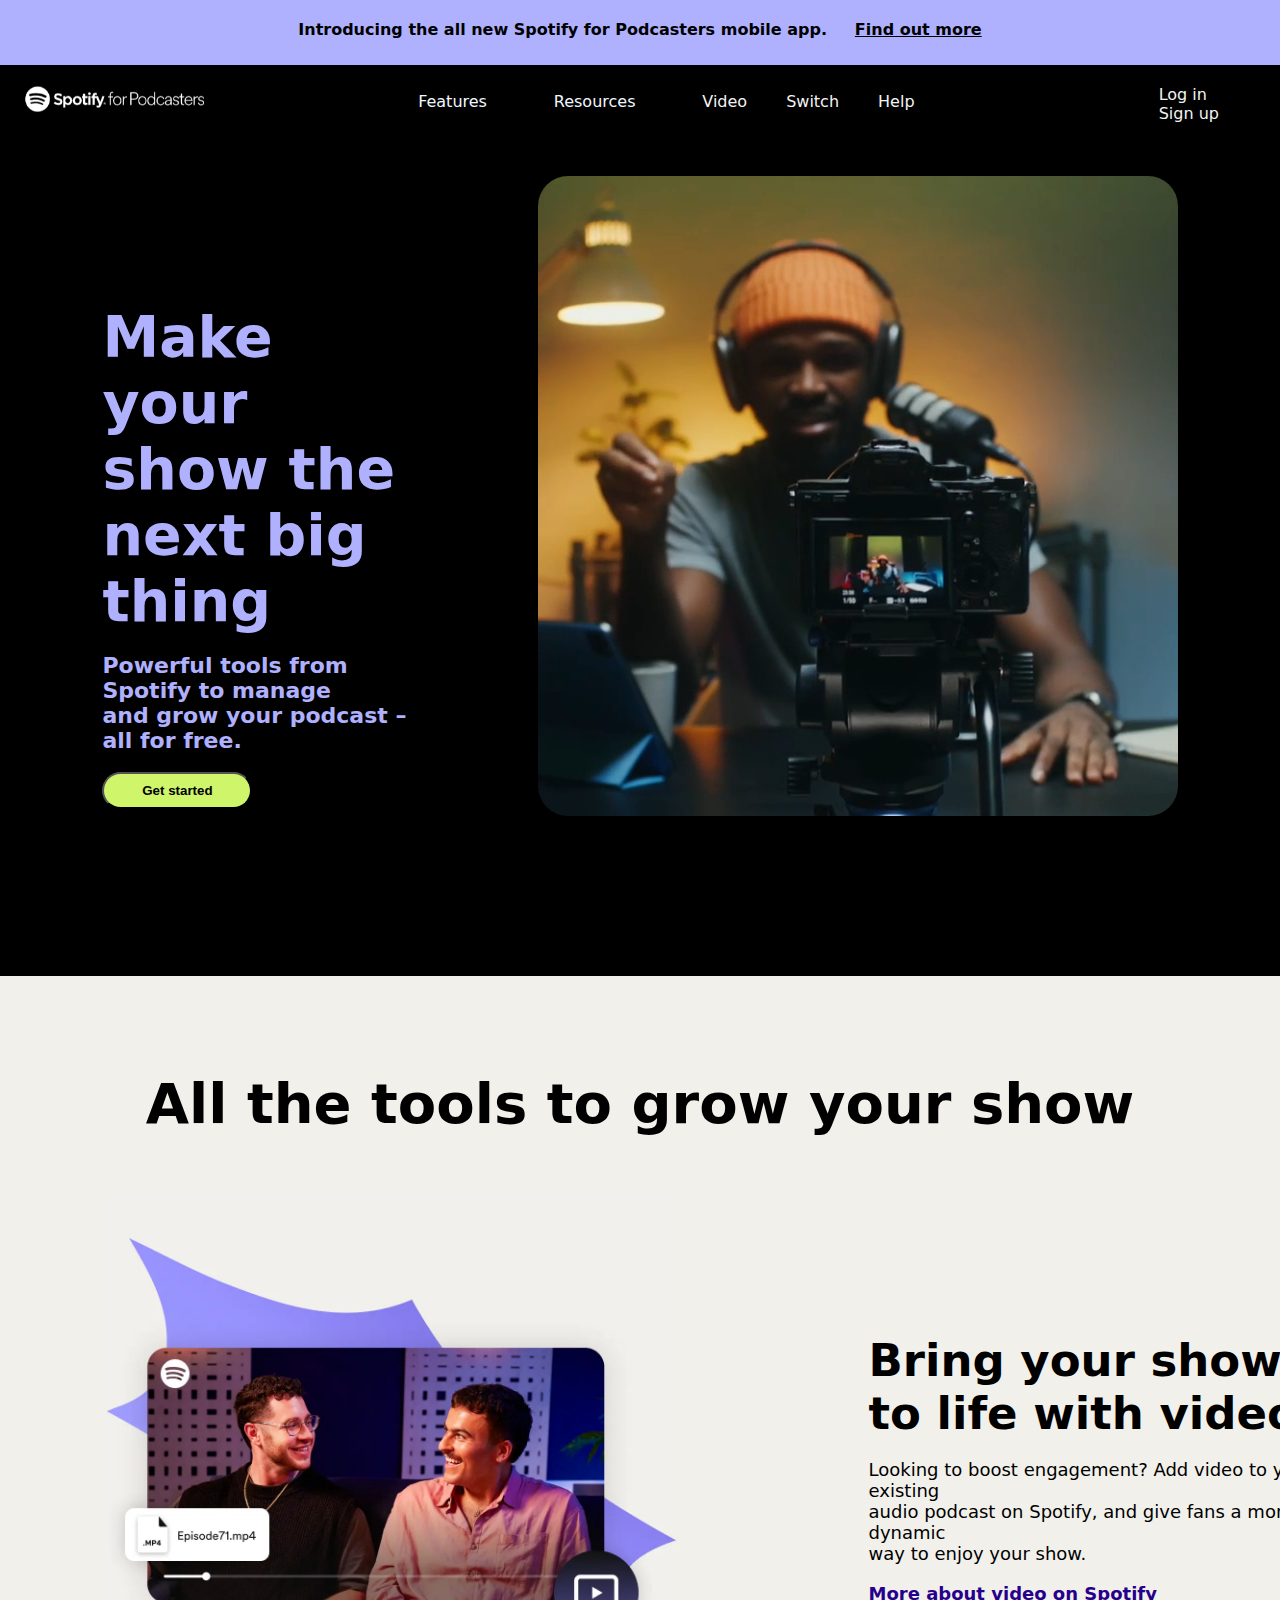
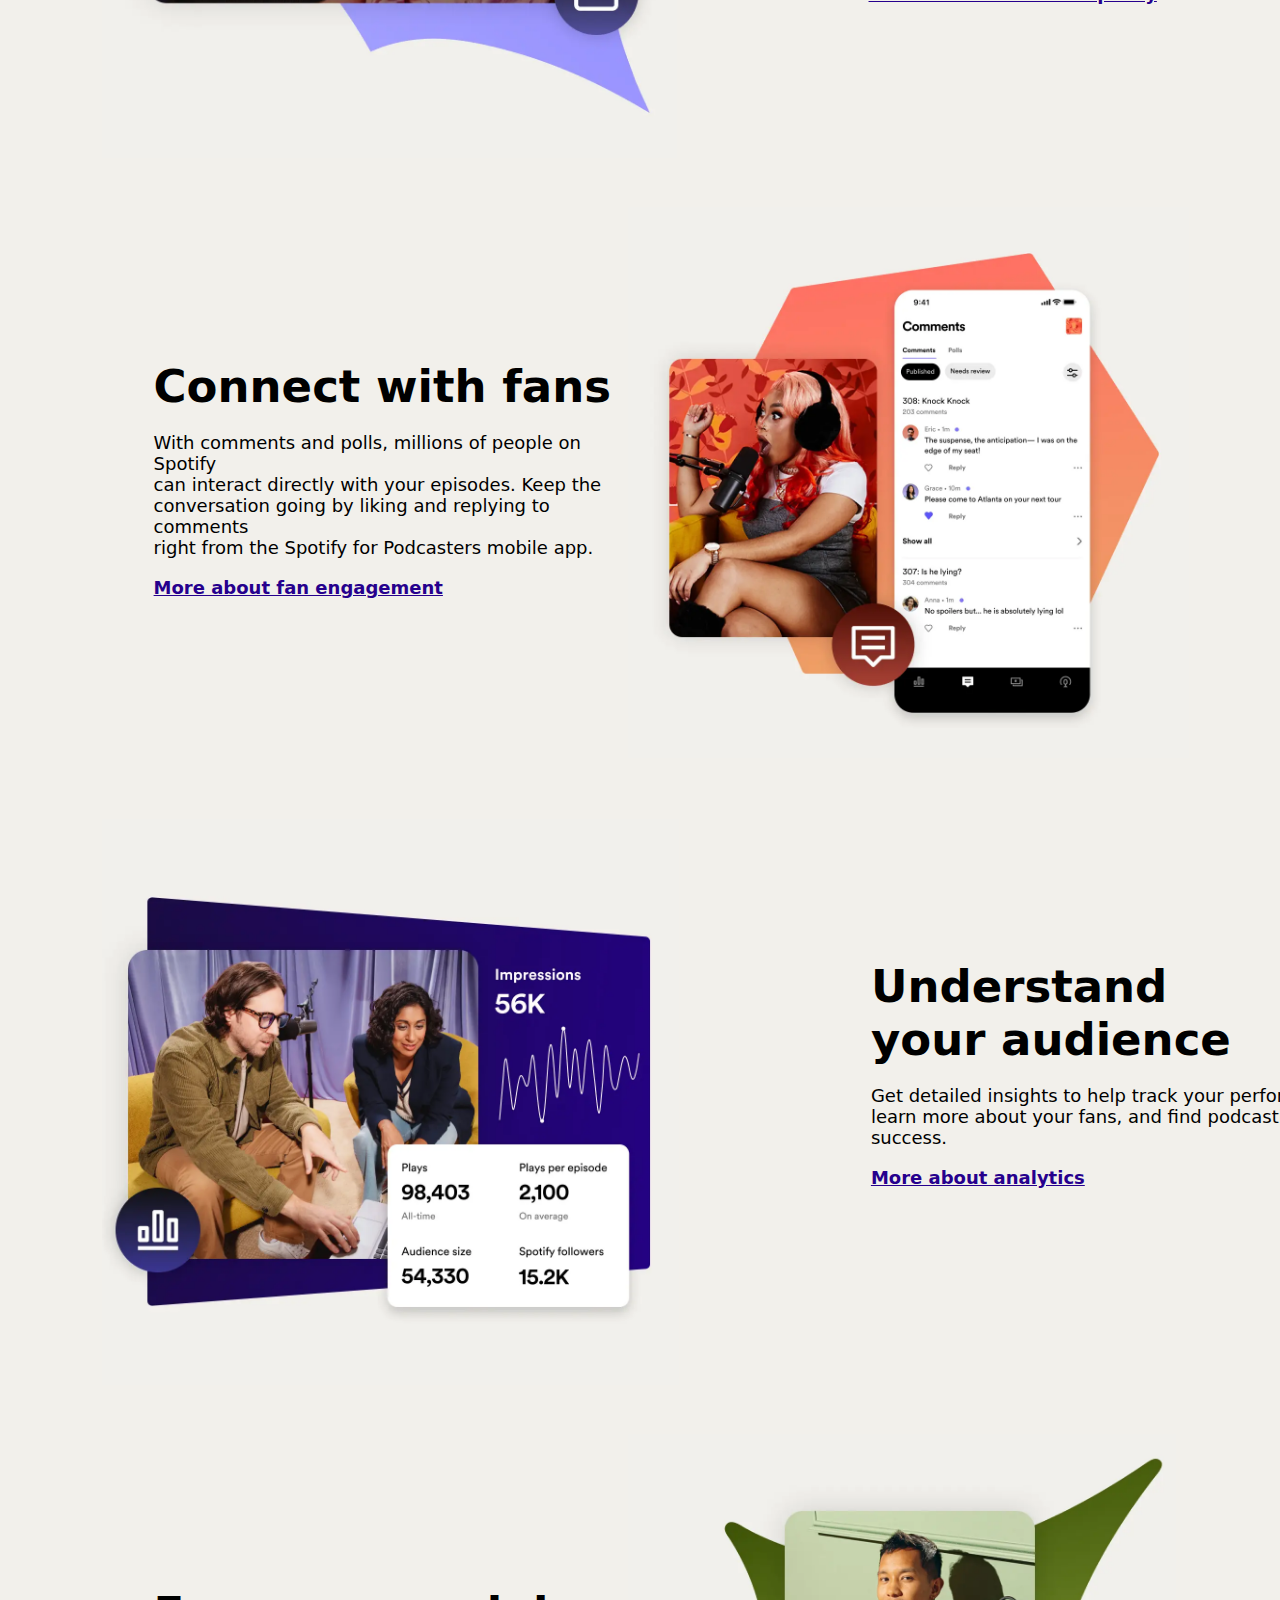
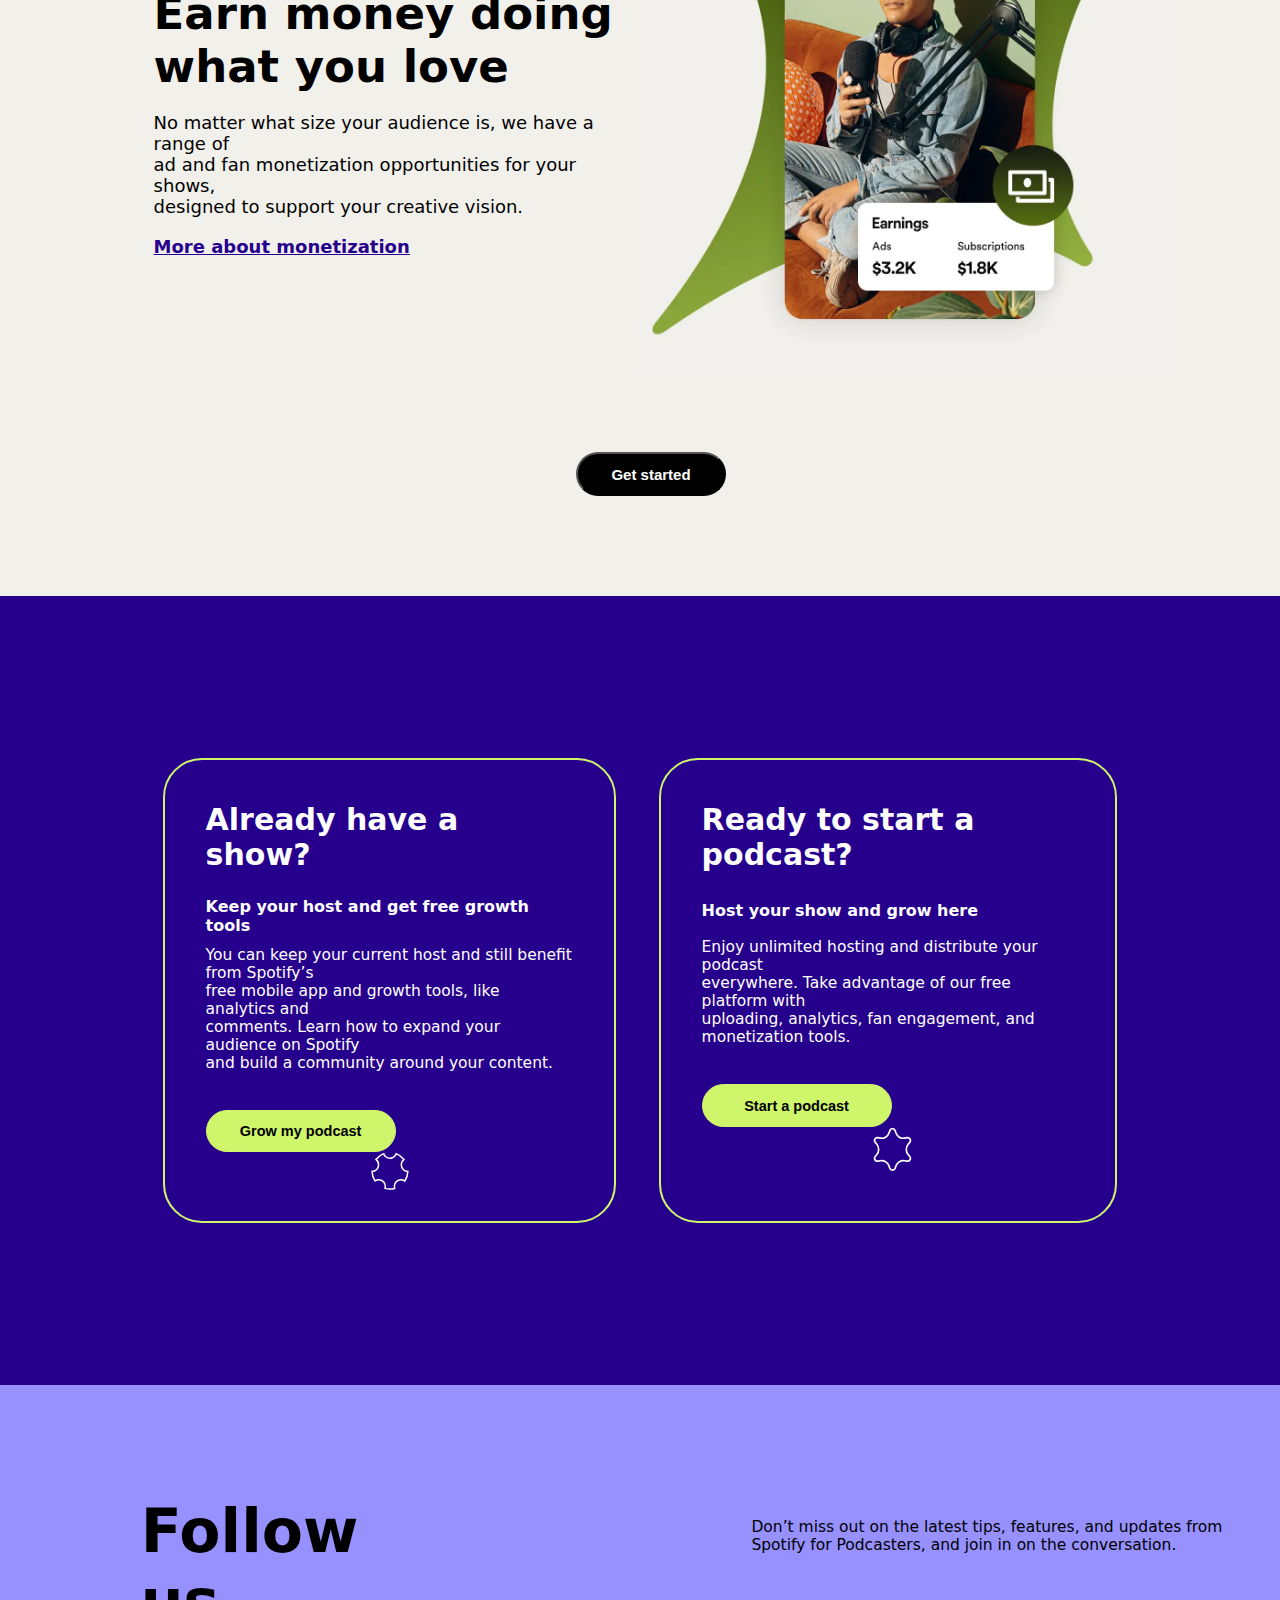
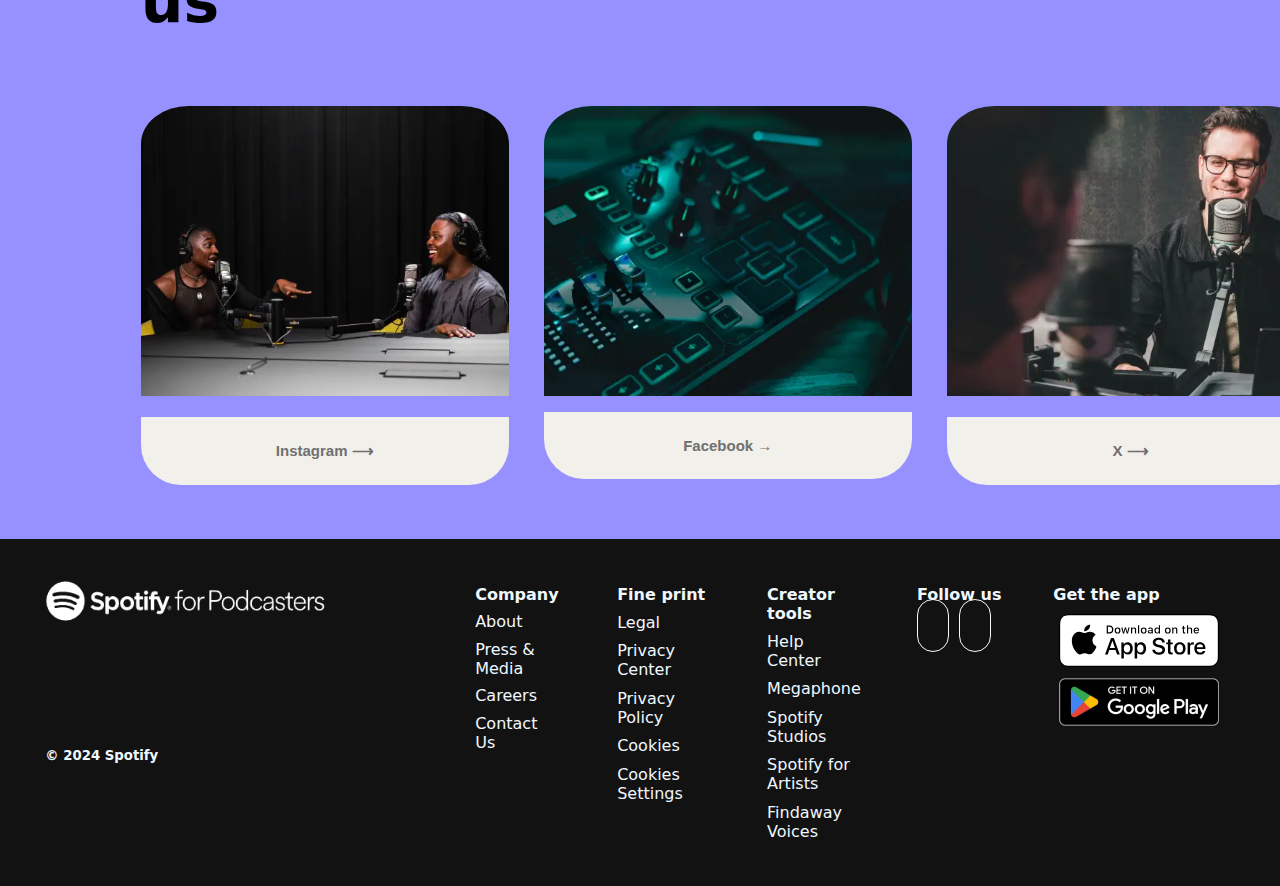
<file: index.html>
<!DOCTYPE html>
<html lang="en">
<head>
    <meta charset="UTF-8">
    <meta name="viewport" content="width=device-width, initial-scale=1.0">
<title>Spotify for Podcasters</title>
<link rel="stylesheet" href="styles.css">
<link rel="icon" href="photos/favicon.png">
<link rel="stylesheet" href="https://cdnjs.cloudflare.com/ajax/libs/font-awesome/6.6.0/css/all.min.css" integrity="sha512-Kc323vGBEqzTmouAECnVceyQqyqdsSiqLQISBL29aUW4U/M7pSPA/gEUZQqv1cwx4OnYxTxve5UMg5GT6L4JJg==" crossorigin="anonymous" referrerpolicy="no-referrer" />
</head>
<body>
<div id="parent"> <!--Here first division is given for the reference to next pages, the dropdown boxes etc..-->
<div id="div1">
    <h4>Introducing the all new Spotify for Podcasters mobile app.&nbsp;&nbsp;&nbsp;&nbsp;&nbsp;<a href="https://podcasters.spotify.com/resources/news/mobile-app-comments" id="a1">Find out more</a></h4>
</div>
<div id="div2">
    <div style="margin-right: 15%;">
    <button id="b7"><img src="photos/logo.png" style="width: 80%;"> </button>
    </div>
    <div style="margin-right: 19.7%; margin-top: 0.5%; display: flex;">
        <div class="pdrop"><p1 id="p2" >Features <div id="s4"><i class="fa-solid fa-caret-down"></i></div></p1>
        <div class="arr"><p class="arr">▲</p></div>
        <div class="drop">
            <a href="https://podcasters.spotify.com/features/creation">Creation</a>
            <a href="https://podcasters.spotify.com/features/growth">Growth</a>
            <a href="https://podcasters.spotify.com/features/monetization" style="margin-bottom: 0%;">Monetization</a>
        </div></div>&nbsp;&nbsp;&nbsp;&nbsp;&nbsp;&nbsp;&nbsp;&nbsp;&nbsp;&nbsp;&nbsp;&nbsp;
        <div class="pdrop2" ><p1 style="font-weight: 500;">Resources <div id="s3"><i class="fa-solid fa-caret-down"></i></div></p1>
        <div class="arr2"><p class="arr2">▲</p></div>
        <div class="drop2">
            <a href="https://podcasters.spotify.com/resources/news">News</a>
            <a href="https://podcasters.spotify.com/resources/learn">Learn</a>
            <a href="https://podcasters.spotify.com/resources/research">Research</a>
            <a href="https://podcasters.spotify.com/resources/community" style="margin-bottom: 0%;">Community</a>
        </div></div>&nbsp;&nbsp;&nbsp;&nbsp;&nbsp;&nbsp;&nbsp;&nbsp;&nbsp;&nbsp;&nbsp;&nbsp;
        <a href="about:blank" id="a4">Video</a>&nbsp;&nbsp;&nbsp;&nbsp;&nbsp;&nbsp;&nbsp;
        <a href="about:blank" id="a4">Switch</a>&nbsp;&nbsp;&nbsp;&nbsp;&nbsp;&nbsp;&nbsp;
        <a href="about:blank" id="a4">Help</a>
    </div>
    <div>
        <a href="about:blank" id="a4">Log in</a>&nbsp;&nbsp;&nbsp;&nbsp;&nbsp;
        <a href="signup.html" id="a4">Sign up</a>
        <button id="b6" style="margin-top: -19%; margin-left: 128%;"><img src="photos/globe.png" width="27px" style="border-radius: 40px; margin-left: -6%;">EN</button>
    </div>
</div>
</div>
<div id="parent2">
    <div id="div4">
        <h1 style="font-size: 57px;">Make your show the next big thing</h1><br>
        <p id="p1">Powerful tools from Spotify to manage <br>and grow your podcast – all for free.</p><br>
        <button id="b1">Get started</button>
    </div>
   <div style="margin-right: 8%;">
        <video autoplay loop muted style="border-radius: 30px;"> <!--this is the video tag for adding video file from the files-->
            <source src="photos/1.mp4" type="video/mp4">
        </video>
   </div>
</div><br><br><br><br><br>
<h1 style="text-align: center; font-size: 56px; font-weight: 700;">All the tools to grow your show</h1>
<br><br><br>
<div id="div6"> <!--This division is given in flex manner where the image is on side and the content is on other side-->
    <div id="div7"><img src="photos/2.webp" width="50%"></div>
    <div id="div8">
        <h1 style="font-size: 45px;">Bring your show <br>to life with video</h1><br>
        <p style="font-weight: 500; font-size: 18px;">Looking to boost engagement? Add video to your existing <br>audio podcast on Spotify, and give fans a more dynamic <br>way to enjoy your show.</p><br>
        <a href="https://podcasters.spotify.com/features/video-podcasts" id="a2">More about video on Spotify</a>
    </div>
</div>
<br><br><br>
<div id="div6">
    <div id="div9">
        <h1 style="font-size: 45px;">Connect with fans</h1><br>
        <p style="font-weight: 500; font-size: 18px;">With comments and polls, millions of people on Spotify <br>can interact directly with your episodes. Keep the <br>conversation going by liking and replying to comments<br> right from the Spotify for Podcasters mobile app.</p><br>
        <a href="https://podcasters.spotify.com/features/growth" id="a2">More about fan engagement</a>
    </div>
    <div id="div10"><img src="photos/3.webp" width="86%"></div>
</div>
<br><br><br>
<div id="div6">
    <div id="div7"><img src="photos/4.webp" width="50%"></div>
    <div id="div8">
        <h1 style="font-size: 45px;">Understand <br>your audience</h1><br>
        <p style="font-weight: 500; font-size: 18px;">Get detailed insights to help track your performance,<br> learn more about your fans, and find podcasting success.</p><br>
        <a href="https://podcasters.spotify.com/features/growth" id="a2">More about analytics</a>
    </div>
</div>
<br><br><br>
<div id="div6">
    <div id="div9">
        <h1 style="font-size: 45px;">Earn money doing<br> what you love</h1><br>
        <p style="font-weight: 500; font-size: 18px;">No matter what size your audience is, we have a range of<br> ad and fan monetization opportunities for your shows, <br>designed to support your creative vision.</p><br>
        <a href="https://podcasters.spotify.com/features/monetization" id="a2">More about monetization</a>
    </div>
    <div id="div10"><img src="photos/5.webp" width="84%"></div>
</div>
<br><br><br><br>
<button id="b2">Get started</button> <!--This is a button element-->
<div id="div11">
    <div id="div12">
        <h1 style="font-size: 30px; margin-bottom: 7%;">Already have a show?</h1>
        <h4 style="margin-bottom: 3%;">Keep your host and get free growth tools</h4>
        <p style="font-weight: 500; font-size: 15.5px;">You can keep your current host and still benefit from Spotify’s <br>free mobile app and growth tools, like analytics and <br>comments. Learn how to expand your audience on Spotify<br> and build a community around your content.</p><br>
        <button id="b3">Grow my podcast</button><img src="photos/s1.svg" width="10.5%" style="margin-left: 45%; margin-bottom: -4%;">
    </div>
    <div id="div13">
    <h1 style="font-size: 30px; margin-bottom: 8%;">Ready to start a podcast?</h1>
    <h4 style="margin-bottom: 4.8%;">Host your show and grow here</h4>
    <p style="font-weight: 500; font-size: 15.5px;">Enjoy unlimited hosting and distribute your podcast <br>everywhere. Take advantage of our free platform with <br>uploading, analytics, fan engagement, and monetization tools.</p><br>
    <button id="b3">Start a podcast</button><img src="photos/s2.svg" width="10.5%" style="margin-left: 46%; margin-bottom: -4%;">
    </div>
</div>
<div id="div14">
    <div id="div15">
        <div>
        <h1 style="font-size: 60px;">Follow us</h1>
        </div>
        <div><p style="font-weight: 500; font-size: 15.5px; margin-left: 47.5%; margin-right: -15%; margin-top: 3%;">Don’t miss out on the latest tips, features, and updates from Spotify for Podcasters, and join in on the conversation.</p>
        </div>
    </div>
    <div style="display: flex; margin-bottom: -8.7%;"> <!--In these divisions we are creating images attached with buttons and work together-->
        <div id="parent3"><img src="photos/6.webp" id="img1">
        <button id="b4">Instagram ⟶</button>
        <i class="fa-brands fa-instagram"></i></div>
        <div id="parent3"><img src="photos/7.webp" id="img1">
        <button id="b4">Facebook →</button>
        <i class="fa-brands fa-facebook" style="font-size: 55px;"></i></div>
        <div id="parent3"><img src="photos/8.webp" id="img1">
        <button id="b4">X ⟶</button>
        <i class="fa-brands fa-x-twitter"></i></div>
    </div>
</div>
<div id="div16">
    <div style="margin-right: 1.5%; margin-bottom: 1%;">
        <button id="b5"><img src="photos/logo2.png" style="width: 400px; margin-top: -2%; margin-left: -3.9%;"> </button>
        <h5 style="width: 200%;">© 2024 Spotify</h5>
    </div>
    <div id="div17">
        <h4 style="margin-bottom: 10%;">Company</h4>
        <h4 id="h9"><a href="about:blank" id="a3">About</a></h4>
        <h4 id="h9"><a href="about:blank" id="a3">Press & Media</a></h4>
        <h4 id="h9"><a href="about:blank" id="a3">Careers</a></h4>
        <h4 id="h9"><a href="about:blank" id="a3">Contact Us</a></h4>
    </div>
    <div id="div17" style="width: 14.2%;">
        <h4 style="margin-bottom: 10%;">Fine print</h4> 
        <h4 id="h9"><a href="about:blank" id="a3">Legal</a></h4>
        <h4 id="h9"><a href="about:blank" id="a3">Privacy Center</a></h4>
        <h4 id="h9"><a href="about:blank" id="a3">Privacy Policy</a></h4>
        <h4 id="h9"><a href="about:blank" id="a3">Cookies</a></h4>
        <h4 id="h9"><a href="about:blank" id="a3">Cookies Settings</a>
    </div>
    <div id="div17" style="width: 14.2%;">
        <h4 style="margin-bottom: 10%;">Creator tools</h4>
        <h4 id="h9"></h4><a href="about:blank" id="a3">Help Center</a></h4>
        <h4 id="h9"></h4><a href="about:blank" id="a3">Megaphone</a></h4>
        <h4 id="h9"></h4><a href="about:blank" id="a3">Spotify Studios</a></h4>
        <h4 id="h9"></h4><a href="about:blank" id="a3">Spotify for Artists</a></h4>
        <h4 id="h9"></h4><a href="about:blank" id="a3">Findaway Voices</a>
    </div>
    <div style="margin-right: 2%; width: 17%;">
        <h4 style="margin-bottom: 6%;">Follow us</h4> <!--Providing buttons to go spotify's social media-->
        <i class="fa-brands fa-x-twitter icon" style="top: 5px; left: 0px;"></i>
        <i class="fa-brands fa-instagram icon" style="top: 5px; left: 10px;"></i>
    </div>
    <div>
        <h4 style="margin-bottom: 5%;">Get the app</h4>
        <button type="button" class="bt">
            <img src="photos/app-store-badge.svg" class="bt"></button>
        <button type="button" class="bt">
            <img src="photos/google-play-badge.webp" class="bt"></button>
    </div>
</div>
</body>
</html>
</file>
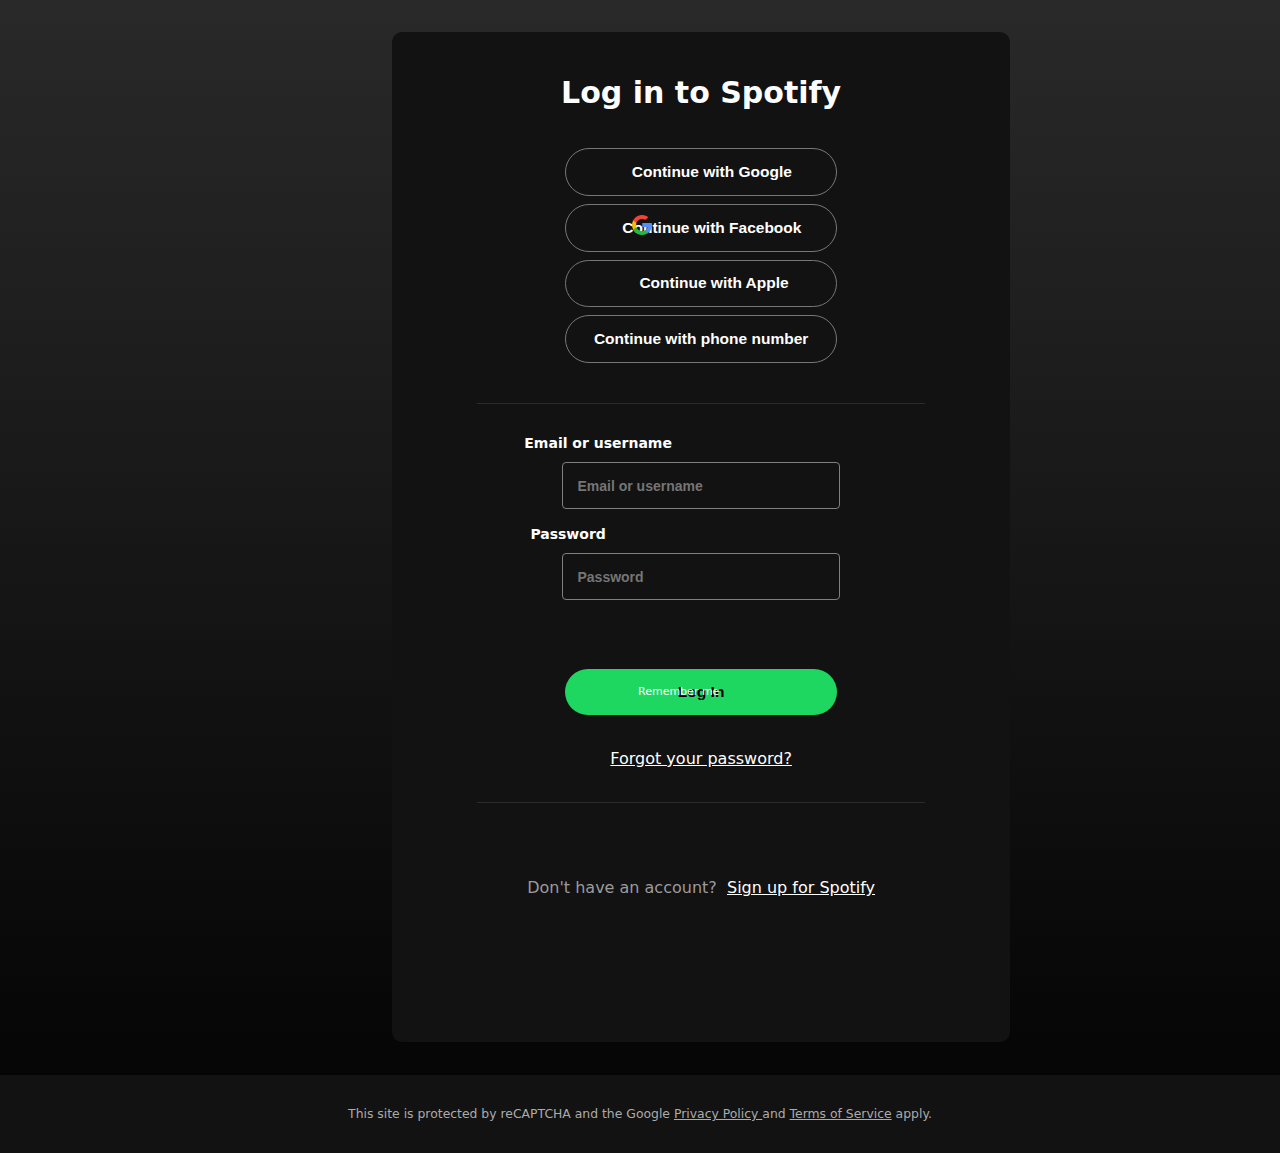
<file: signup.html>
<!DOCTYPE html>
<html lang="en">
<head>
    <meta charset="UTF-8">
    <meta name="viewport" content="width=device-width, initial-scale=1.0">
<link rel="stylesheet" href="signup.css">
<link rel="icon" href="photos/spotify black.png">
<link rel="stylesheet" href="https://cdnjs.cloudflare.com/ajax/libs/font-awesome/6.6.0/css/all.min.css" integrity="sha512-Kc323vGBEqzTmouAECnVceyQqyqdsSiqLQISBL29aUW4U/M7pSPA/gEUZQqv1cwx4OnYxTxve5UMg5GT6L4JJg==" crossorigin="anonymous" referrerpolicy="no-referrer" />
<title>Log in - Spotify</title></head> 
<body>
<div id="back">
    <div id="grandpa">
      <div id="mother">
        <i class="fa-brands fa-spotify"></i><br>
        <img src="photos/google.png" style="width: 20px; position: absolute; top: 182.8px; left: 240px;">
        <i class="fa-brands fa-facebook"></i> 
        <i class="fa-brands fa-apple" style="position: absolute; top: 261px; left: 240px; font-size: 25px;"></i>
        <h  id="h1">Log in to Spotify</h><br>
        <button class="bt" style="margin-top: 38px;">&nbsp;&nbsp;&nbsp;&nbsp;&nbsp;Continue with Google</button><br>
        <button class="bt">&nbsp;&nbsp;&nbsp;&nbsp;&nbsp;Continue with Facebook</button><br>
        <button class="bt">&nbsp;&nbsp;&nbsp;&nbsp;&nbsp;&nbsp;Continue with Apple</button><br>
        <button class="bt">Continue with phone number</button>
      </div>
      <div class="father"></div>
      <form>
        <label for="email or username">Email or username</label><br>
        <input type="email or username" placeholder="Email or username" required name="email or username" id="email or username"><br>
        <label for="password" style="margin-right: 266px;">Password</label><br>
        <input type="password" placeholder="Password" required name="password" id="password">
        <div><i class="fa-regular fa-eye-slash"></i></div>
      </form>
      <div><button id="bt1"><i class="fa-solid fa-circle"></i></button><p style="position: absolute; bottom: 333px; left: 246px;color: rgb(255, 255, 255); font-size: 11px;">Remember me</p></div>
      <div><button id="btlog">Log In</button></div>
      <div><a href="about:blank" class="a1">Forgot your password?</a></div>
      <div class="father"  style="margin-top: 34px;"></div>
      <div style="color: rgb(155, 155, 155); margin-top: 76px; font-weight: 500;">Don't have an account?&nbsp;&nbsp;<a href="about:blank" class="a1">Sign up for Spotify</a></div>
    </div>
</div>
<div id="bottom">
    <p>This site is protected by reCAPTCHA and the Google <a href="about:blank">Privacy Policy </a>and <a href="about:blank">Terms of Service</a> apply.</p>
</div>
</body>   
</html>
</file>
<file: styles.css>
body{
    background-color: #f2f0eb;
    font-family: system-ui, -apple-system, BlinkMacSystemFont, 'Segoe UI', Roboto, Oxygen, Ubuntu, Cantarell, 'Open Sans', 'Helvetica Neue', sans-serif;
     
    font-weight: bolder;
}
*{
    margin: 0%;
}
#parent{
    position: static;
    width: 100%;
}
#div1{
    text-align: center; 
   color: rgb(0, 0, 0);
   padding: 1.6%; 
   background-color: rgb(175, 177, 255) ;
   height: 24px;
}
#a1{
    color: black;
}

#div2{
    color: aliceblue;
    padding: 1.6%; 
    background-color: black;
    display: flex;
    height: 30px;
 }
 #s4{
    position: relative;
    top: -21px;
    left: 65px;
 }
 .arr{
    position: relative;
    top: -115%;
    left: 29%;
    display: none;
    color: #f9f9f9;
    margin-bottom: -23px;
}
.pdrop:hover #s4{
    transform: rotate(180deg);
    position: relative;
    top: -21px;
    left: 15px;
 }
 #s3{
    position: relative;
    top: -21px;
    left: 77px;
 }
 .pdrop2:hover #s3{
    transform: rotate(180deg);
    position: relative;
    top: -21px;
    left: 15px;
 }
 #p2{
    font-weight: 500;
 }
.drop{
    background-color: #f9f9f9;
    padding: 1.4%;
    width: 10%;
    position: absolute;
    top: 139px;
    left: 32%;
    display: none;
    border-radius: 10px;
}
.drop a{
    color: #707070;
    display: block;
    padding: 1%;
    margin-bottom: 13%;
    text-decoration: none;
    font-weight: 500;
    font-size: 14px;
}
.pdrop:hover{
    cursor: pointer;
 }
.pdrop:hover .drop{
    display: block;
    color: #5249fe;
 }
.drop a:hover{
    color: #5249fe;
 }
 .pdrop:hover .arr{
    display: block;
 }
 .arr2{
    position: relative;
    top: -115%;
    left: 29%;
    display: none;
    color: #f9f9f9;
    margin-bottom: -23px;
 }
.drop2{
    background-color: #f9f9f9;
    padding: 1.4%;
    width: 10%;
    position: absolute;
    top: 139px;
    left: 62%;
    left: 40%;
    display: none;
    border-radius: 10px;
}
.drop2 a{
    color: #707070;
    display: block;
    padding: 1%;
    margin-bottom: 13%;
    text-decoration: none;
    font-weight: 500;
    font-size: 14px;
}
 .pdrop2:hover{
    cursor: pointer;
 }
 .drop2 a:hover{
    color: #5249fe;
 }
.pdrop2:hover .drop2{
    display: block;
 }
 .pdrop2:hover .arr2{
    display: block;
 }
 #b7{
    background-color: black; 
    border: none; 
    margin: -1%; 
    margin-left: -12%;
 }
 #b7:hover{
    cursor: pointer;
 }
#a4{
    text-decoration: none;
    color: rgb(243, 243, 243);
    font-weight: 500;
}
#a4:hover{
    color: #dcdbdb;
}
#b6{
     border: 1px solid #dcdbdb;
     background-color: #000000;
     color: #dcdbdb;
     padding: 1px;
     width: 70px;
     border-radius: 40px;
     font-weight: 700;
     align-items: center;
     justify-content: center;
     display: flex;
}
#b6:hover{
    transform: scale(1.05,1.05);
}

#parent2{
    border-top: 40px solid rgb(0, 0, 0) ;
    display: flex;
    width: 100%;
    height: 800px;
    background-color: rgb(0, 0, 0);
    text-align: left;
}
 #div4{
    color: rgb(175, 177, 255);
    padding: 10%;
    margin-left: -2%; 
 }
 #p1{
    font-size: 22px;
    font-weight: 700;
 }
 #b1{
    background-color: #cff56a;
    padding: 3%;
    width: 150px;
    border-radius: 50px;
    font-weight: bold;
    transition: transform 0.02s;
 }
 #b1:hover{
    transform: scale(1.04,1.04);
    font-weight: bolder;
    cursor: pointer;
 }
 #div6{
    display: flex;
 }
 #div7{
    margin-left: 8%;
    margin-right: -30%;
 }
#div8{
    margin-top: 11%;
    margin-right: -7%;
}
#a2{
    font-size: large;
   color: rgb(38, 0, 141);
}


#div9{
    width: 68%;
    margin-top: 11%;
    margin-left: 12%;
 }
 #div10{
    margin-top: -1%;
 }
#b2{
    background-color: #000000;
    padding: 0.9%;
    color: #ffffff;
    width: 150px;
    font-size: 15px;
    border-radius: 50px;
    font-weight: bold;
    text-align: center;
    margin-left: 45%;
    margin-bottom: 5.8%;
    transition: transform 0.09s linear;
 }
 #b2:hover{
    transform: scale(1.00002);
    font-weight: bolder;
    cursor: pointer;
    margin-bottom: 5.52%;
 }
#div11{
    display: flex;
    background-color: #26008d;
    padding: 12.7%;
    margin-top: 2%;
    margin-bottom: -2%;
}
#div12{
    color: #ffffff;
    border-radius: 39px;
    padding: 4.3%;
    border:2px solid #cff56a;
}
#div13{
    color: #ffffff;
    border-radius: 39px;
    padding: 4.3%;
    border:2px solid #cff56a;
    margin-left: 4.5%;
}
#b3{
    border: 1px solid #cff56a;
    background-color: #cff56a;
    padding: 3.4%;
    width: 190px;
    border-radius: 50px;
    font-weight: bold;
    margin-top: 5%;
    font-size: 14.5px;
 }
 #b3:hover{
    color: rgb(255, 255, 255);
    background-color: #26008d;
    cursor: pointer;
 }
 #div14{
    display: block;
    background-color: #9691ff;
    padding: 11%;
    margin-top: 2%;
}
#div15{
    margin-top: -3%;
    display: flex;
    margin-bottom: 7%;
}
#img1{ 
    border-top-left-radius: 13%; 
    border-top-right-radius: 13%;
    width: 368px;
}
#b4{
    margin-top: -2%;
    background-color: #f2f0eb;
    color: #707070;
    border: none;
    width: 368px;
    font-size: 15px;
    font-weight: 600;
    padding: 25px;
    border-bottom-left-radius: 40px;
    border-bottom-right-radius: 40px;
}
#parent3{
    margin-right: 3.5%;
}
#parent3:hover{
    transform: scale(1.05,1.05);
    cursor: pointer;
}
#parent3:hover #b4{
    color: #5249fe;
}
.fa-brands{
    color: #ffffff;
    position: relative;
    top: -245px;
    left: 165px;
    font-size: 60px;
}
.icon{
    color: #dcdcdc;
    font-size: 18px;
    padding: 15px;
    position: relative;
    border: 1px solid #f9f9f9;
    border-radius: 30px;
    font-weight: 100;
}
.icon:hover{
    color: #918bf4;
    transform: scale(1.03,1.03);
    border-color: #918bf4;
    cursor: pointer;
}
#div16{
    background-color: #121212; 
    color: aliceblue; 
    padding: 1.2cm;
    display: flex;
}
#div17{
    padding-right: 4.7%;
    width: 13%;
}
#b5{
    background-color: #121212;
    border: none;
    cursor: pointer;
}
#a3{
    text-decoration: none;
    color: aliceblue;
    font-weight: 500;
}
#a3:hover{
    color: #918bf4;
    text-decoration: underline;
}
.bt{
    width: 160px;
    background-color: #121212;
    border: none;
    margin-bottom: -1%;
}
.bt:hover{
    transform: scale(1.03,1.03);
    cursor: pointer;
}
#h9{
    margin-bottom: 10%;
}
</file>
<file: signup.css>
body{
    margin: 0%;
    font-family: system-ui, -apple-system, BlinkMacSystemFont, 'Segoe UI', Roboto, Oxygen, Ubuntu, Cantarell, 'Open Sans', 'Helvetica Neue', sans-serif;
}

#back{
    background-image: linear-gradient(#292929,#050505);
    width: 100%;
    height: 1075px;
}
#grandpa{
    background-color: #121212;
    width: 48.3%;
    height: 1010px;
    border-radius: 10px;
    text-align: center;
    position: relative;
    top: 32px;
    left: 392px;
}

.fa-brands{
    color: white; 
    font-size: 37px; 
    margin-top: 32px;
    margin-bottom: 23px;
}
#h1{
    font-size: 30px; 
    color: #fdfdfd; 
    font-weight: 700;
}
.bt{
    margin-top: 8px;
    color: #ffffff;
    border: #777777 1px solid;
    background: none;
    padding: 13.9px;
    width: 44%;
    border-radius: 30px;
    font-weight: 700;
    font-size: 15.5px;
}
.fa-facebook{
    color: #1877F2; 
    background-color: white; 
    border-radius: 50%;
    font-size: 20px;
    position: absolute;
    top: 208px;
    right: 475px;
}
.bt:hover{
    cursor: pointer;
    border: #f5f5f5 1px solid;
}
.father{
    margin-top: 40px;
    background-color: #2b2b2b;
    width: 72.4%;
    height: 0.1px;
    margin-left: 13.8%;
    margin-bottom: 30px;
}
#form{
    background: none;
}
label{
    color: rgb(255, 255, 255); 
    font-size: 14px; 
    font-weight: 600;
    margin-right: 206px;
}
input{
    margin-top: 10px;
    background: none;
    color: #ffffff;
    width: 40%;
    padding: 14.5px;
    border: #7f7f7f solid 1px;
    border-radius: 4px;
    margin-bottom: 15px;
    font-weight: 600;
    font-size: 14px;
}
.fa-eye-slash{
    color: #a6a6a6;
    font-size: 18px;
    position: absolute;
    bottom: 398px;
    right: 218px;
    font-weight: 500;
}
input:hover{
    border: #ffffff solid 1px;
}
.fa-eye-slash:hover{
    color: #e5e5e5;
    cursor: pointer;
    transform: scale(1.07);
}
#bt1{
    margin-top: 8px;
    color: #000000;
    border: none;
    background-color: #1ed760;
    padding: 0px;
    width: 4.1%;
    border-radius: 10px;
    margin-bottom: 31px;
    position: relative;
    top: 1px;
    left: -148px;
}
.fa-circle{
    font-size: 13px;
    position: relative;
    top: 0.8px;
    left: 6px;
}
#btlog{
    margin-top: 8px;
    margin-bottom: 34px;
    color: black;
    border: none;
    background-color: #1ed760;
    padding: 13.9px;
    width: 44%;
    border-radius: 30px;
    font-weight: 600;
    font-size: 15.5px;
}
#btlog:hover{
    background-color: #20e665;
    transform: scale(1.038,1.06);
    font-weight: 700;
    font-size: 15px;
    cursor: pointer;
}
.a1{
    color: white;
    font-weight: 500;
}
.a1:hover{
    color: #1ed760;
}
#bottom{
    background-color: #121212;
    color: rgb(171, 171, 171);
    padding: 19px;
    text-align: center;
    border: none;
    font-size: 12.4px;
}
a{
    color: rgb(171, 171, 171);
}
</file>
